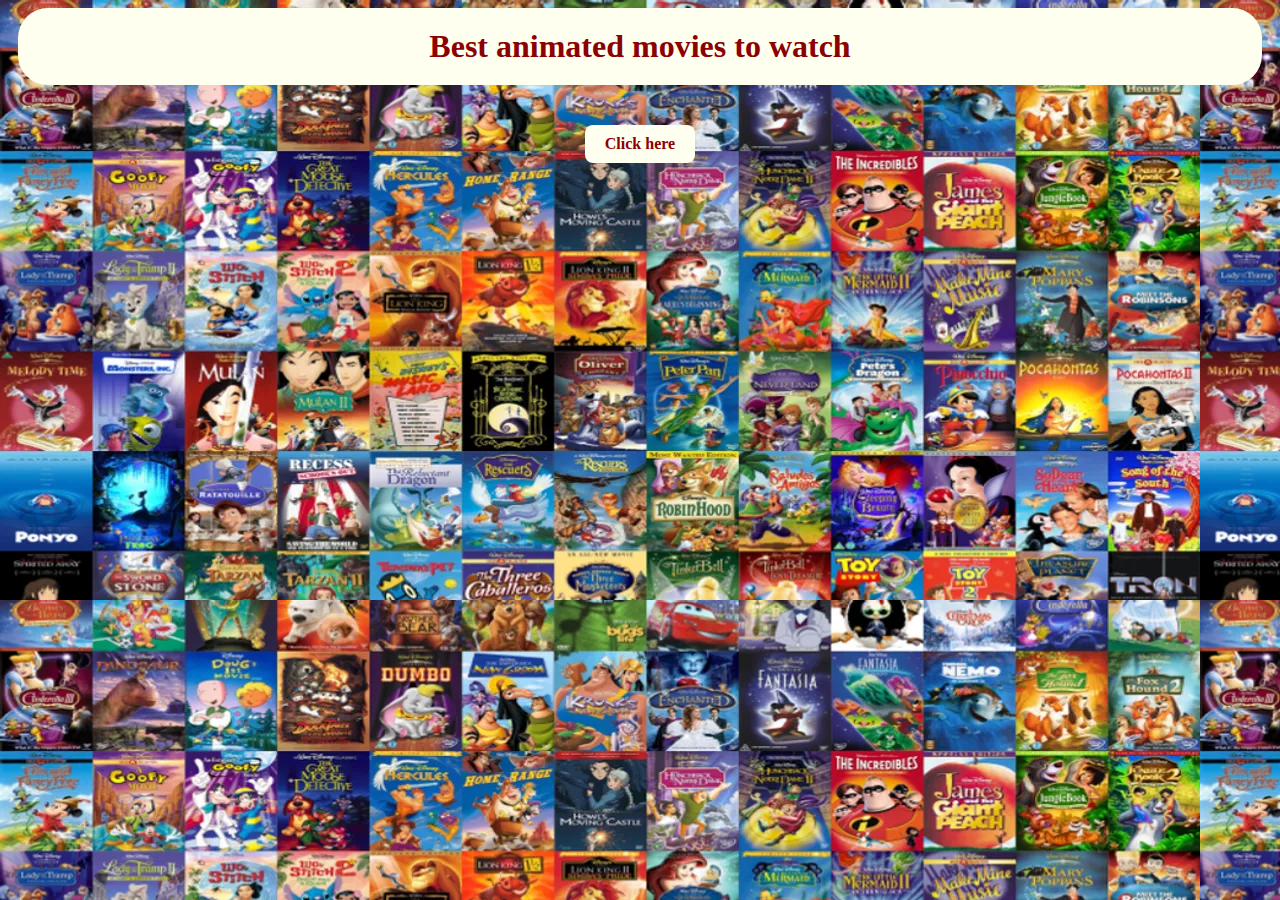
<file: index.html>
﻿<DOCTYPE! html>
<html> 
<head><title> Best Animated Movie | Disney, Pixar & More</title>
 
<link rel="stylesheet" href="style.css">
</head>
<body style=background-image:url("homepagebg.jpg") ;"> 
<header>
<h1 class=" home-title">Best animated movies to watch</h1>
<center><a href ="movie1.html"class="home-button">Click here</a>
<bg ="pink"</bg>
</body
</file>
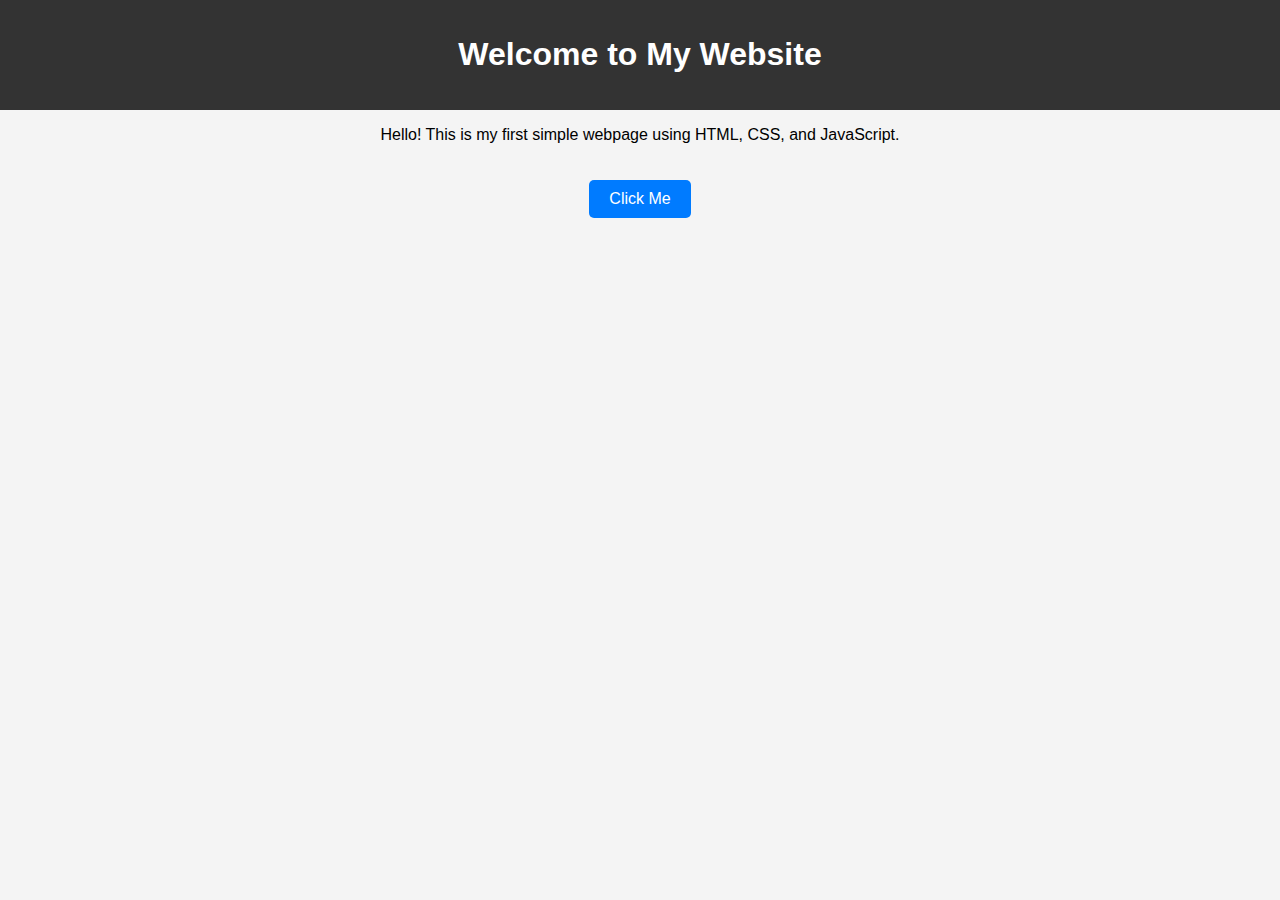
<file: movieslist/index.html>
<!DOCTYPE html>
<html>
<head>
    <meta charset="UTF-8">
    <title>My First Website</title>
    <style>
        body {
            font-family: Arial, sans-serif;
            background-color: #f4f4f4;
            text-align: center;
            margin: 0;
            padding: 0;
        }
        header {
            background: #333;
            color: white;
            padding: 15px 0;
        }
        button {
            background: #007BFF;
            color: white;
            border: none;
            padding: 10px 20px;
            margin-top: 20px;
            font-size: 16px;
            cursor: pointer;
            border-radius: 5px;
        }
        button:hover {
            background: #0056b3;
        }
    </style>
</head>
<body>

    <header>
        <h1>Welcome to My Website</h1>
    </header>

    <p>Hello! This is my first simple webpage using HTML, CSS, and JavaScript.</p>
    
    <button onclick="showMessage()">Click Me</button>

    <script>
        function showMessage() {
            alert("Hello, Rifana! You just clicked the button!");
        }
    </script>

</body>
</html>
</file>
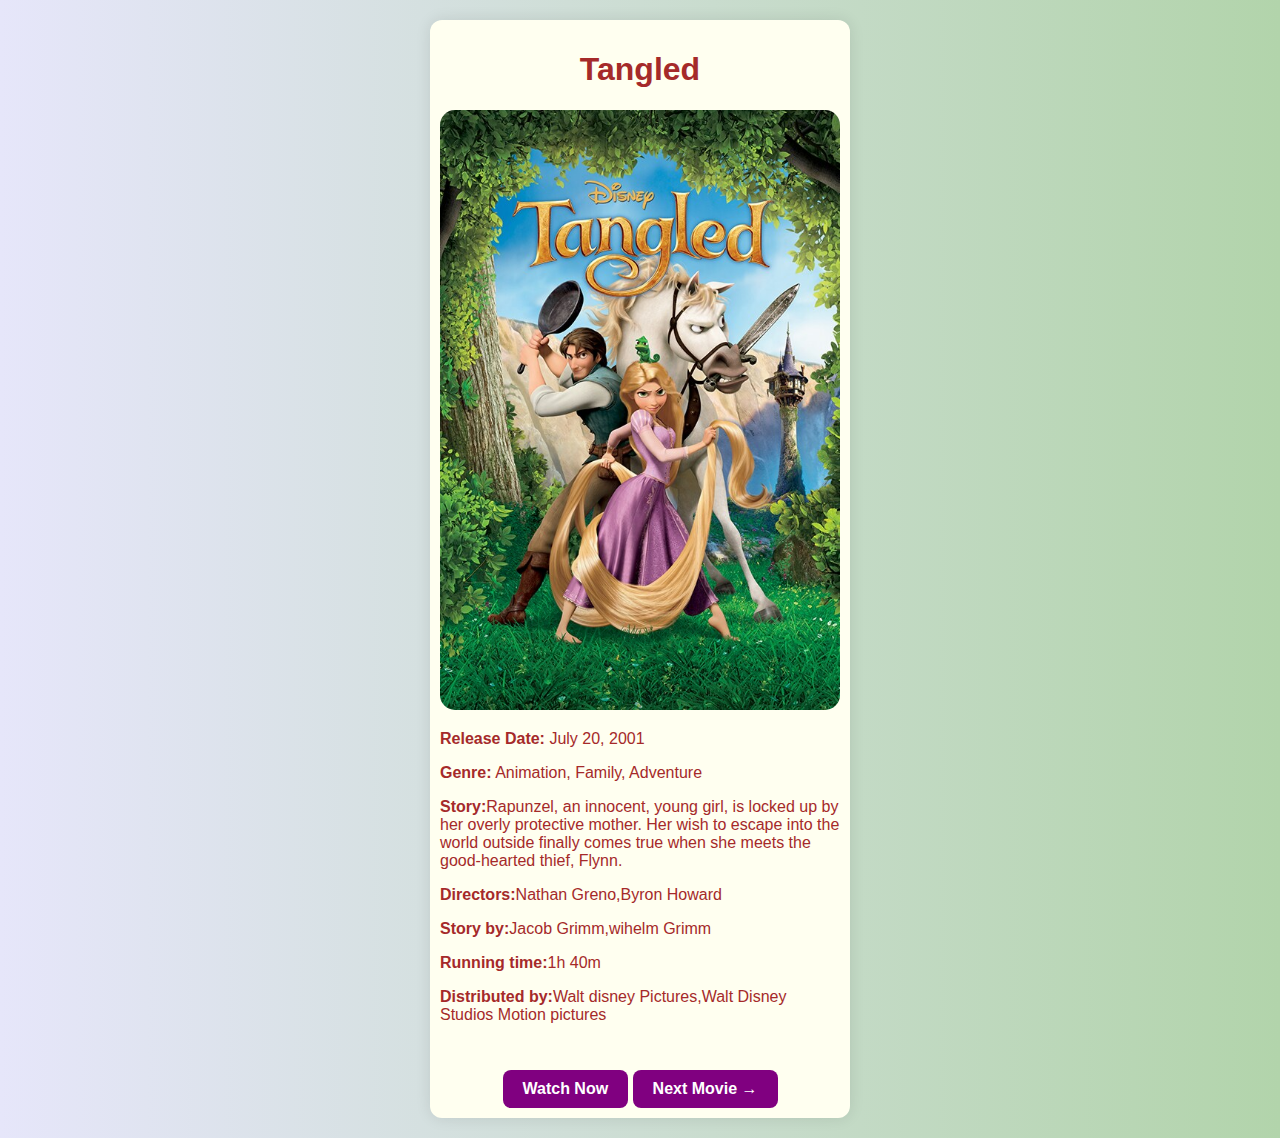
<file: movie1.html>
﻿<!DOCTYPE html>
<html lang="en">
<head>
  <meta charset="UTF-8">
  <title>Tangled  (2010) | Animated Movie Collection</title>
   <meta name="description" content="Tangled (2010) - Disney's animated musical adventure of Rapunzel, a lost princess with magical hair, and her journey to freedom.">
  <meta name="keywords" content="Tangled, Rapunzel, Disney Animated Movie, Musical, Adventure">
  <meta name="author" content="Your Name">
  <link rel="stylesheet" href="style1.css">
</head>
<body style="background: linear-gradient(to right,#E6E6FA,#B2D4AB  );">
   
  <div class="container">
    <h1>Tangled</h1>

    <img src="tangled.jpg" alt="Poster" class="poster"></img>

    <div class="info">
      <p><strong>Release Date:</strong> July 20, 2001</p>
      <p><strong>Genre:</strong> Animation, Family, Adventure</p>
      <p><strong>Story:</strong>Rapunzel, an innocent, young girl, is locked up by her 
overly protective mother. Her wish to escape into the world outside finally comes true when 
she meets the good-hearted thief, Flynn. </p>
      <p><strong>Directors:</strong>Nathan Greno,Byron Howard</p>
      <p><strong>Story by:</strong>Jacob Grimm,wihelm Grimm</p>
      <p><strong>Running time:</strong>1h 40m</p>
      <p><strong>Distributed by:</strong>Walt disney Pictures,Walt Disney Studios Motion pictures</p>
    </div>
    <a href="https://www.hotstar.com/in/movies/tangled/1660010196"class="watch-button">Watch Now</a>

    <a href="movie2.html" class="next-button">Next Movie →</a>
    
<script>
function toggleTheme() {
  document.body.classList.toggle("dark-mode");
}
</script>

<style>
.dark-mode {
  background-color: #222;
  color: white;
}
</style>
  </div>


</body>
</html>
</file>
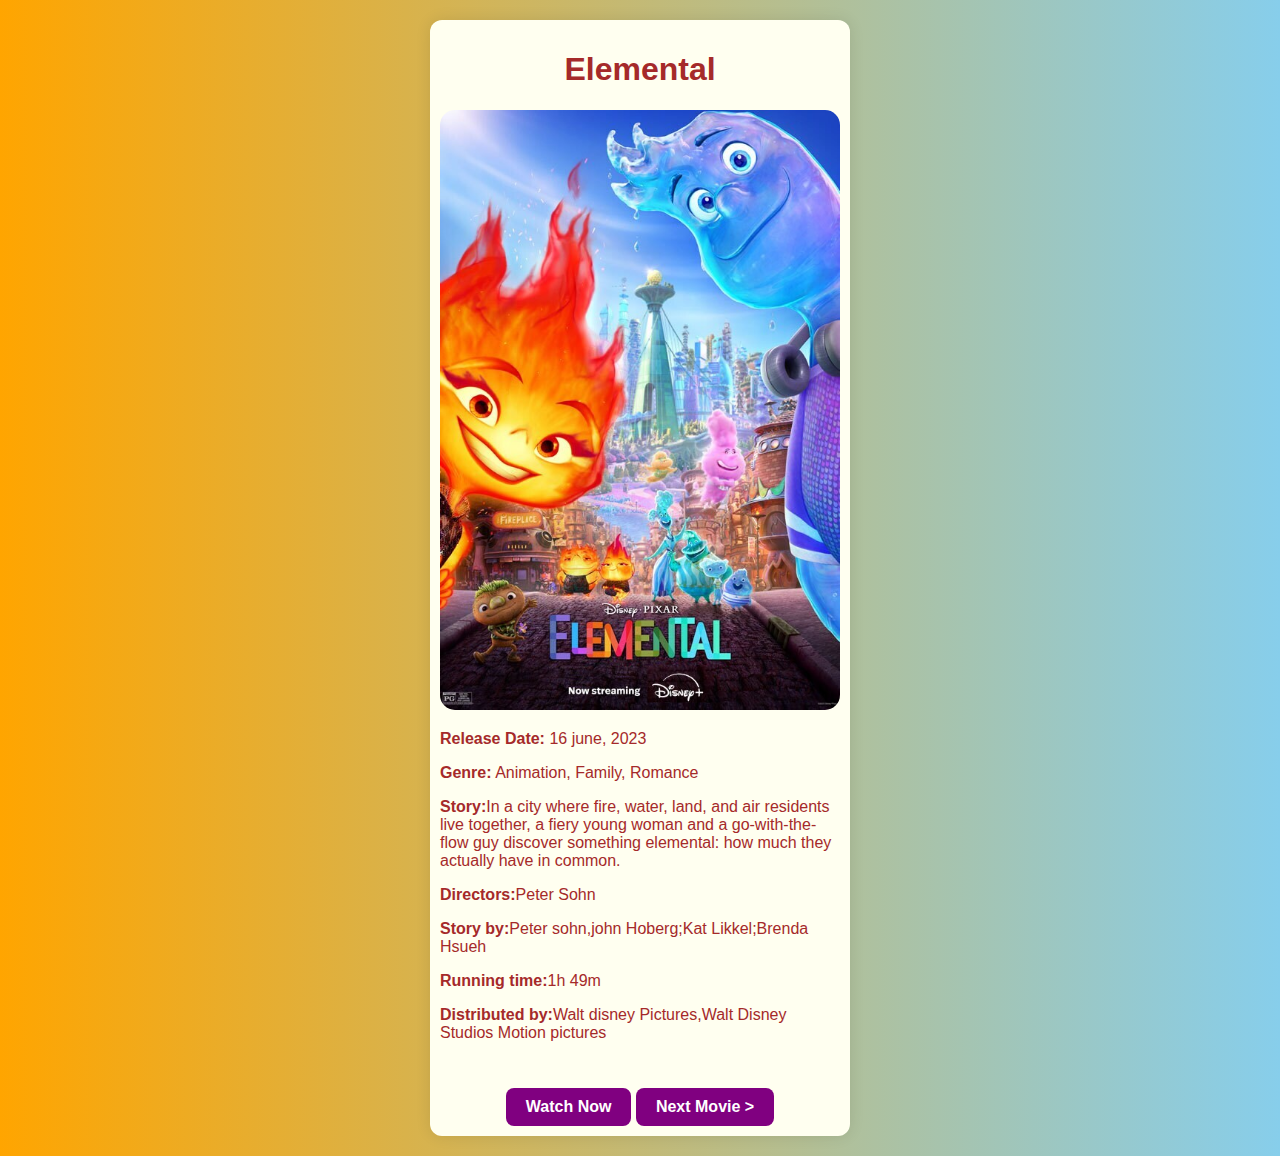
<file: movie2.html>
<!DOCTYPE html>
<html lang="en">
<head>
  <meta charset="UTF-8">
  <title>Elemental</title>  
  <link rel="stylesheet" href="style1.css">
</head>
<body style="background: linear-gradient(to right, #FFA500, #87CEEB);">

  <div class="container">
    <h1>Elemental</h1>

    <img src="elemental.jpg" alt="Poster" class="poster"></img>

    <div class="info">
      <p><strong>Release Date:</strong> 16 june, 2023</p>
      <p><strong>Genre:</strong> Animation, Family, Romance</p>
      <p><strong>Story:</strong>In a city where fire, water, land, and air residents live together, a fiery young woman and a go-with-the-
flow guy discover something elemental: how much they actually have in common.
 </p>
      <p><strong>Directors:</strong>Peter Sohn</p>
      <p><strong>Story by:</strong>Peter sohn,john Hoberg;Kat Likkel;Brenda Hsueh</p>
      <p><strong>Running time:</strong>1h 49m</p>
      <p><strong>Distributed by:</strong>Walt disney Pictures,Walt Disney Studios Motion pictures</p>
    </div>
    <a href="https://www.hotstar.com/in/movies/elemental/1260147564" class="watch-button">Watch Now</a>

    <a href="movie3.html" class="next-button">Next Movie > </a>
     
  </div>

</body>
</html>
</file>
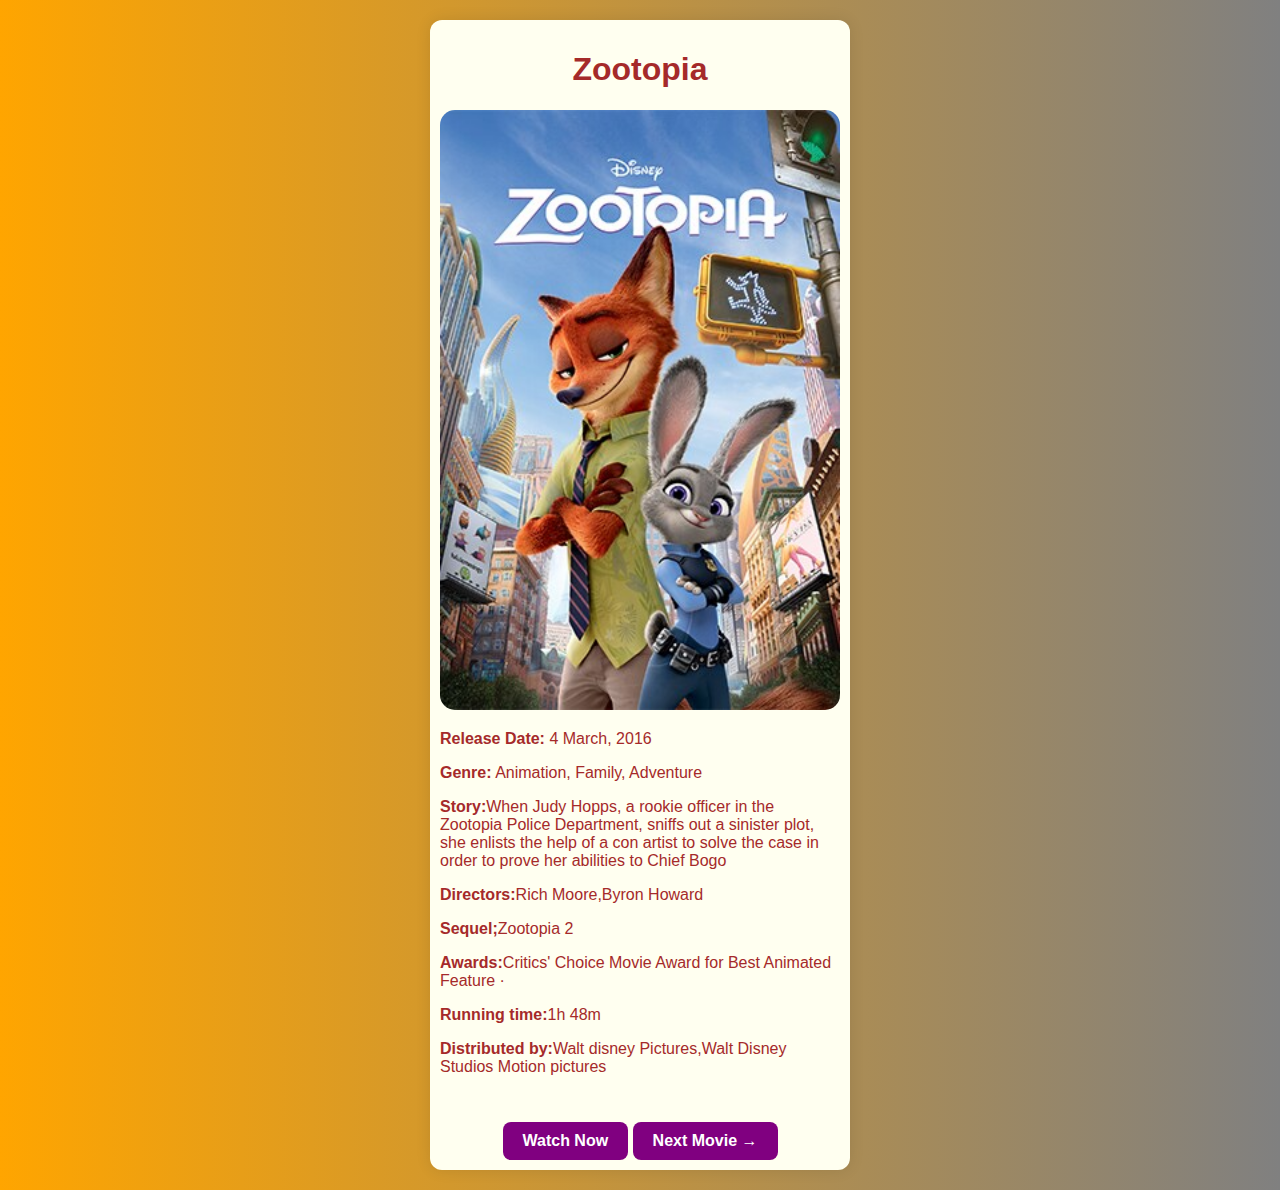
<file: movie3.html>
﻿<!DOCTYPE html>
<html lang="en">
<head>
  <meta charset="UTF-8">
  <title>Zootopia</title>
  <link rel="stylesheet" href="style1.css">
</head>
<body style="background: linear-gradient(to right, #FFA500, #808080);">

  <div class="container">
    <h1>Zootopia</h1>

    <img src="zootopia.jpg" alt="Poster" class="poster"></img>

    <div class="info">
      <p><strong>Release Date:</strong> 4 March, 2016</p>
      <p><strong>Genre:</strong> Animation, Family, Adventure</p>
      <p><strong>Story:</strong>When Judy Hopps, a rookie officer in the Zootopia Police Department, sniffs out a sinister plot, she enlists the help of a con artist
 to solve the case in order to prove her abilities to Chief Bogo</p>
      <p><strong>Directors:</strong>Rich Moore,Byron Howard</p>
      <p><strong>Sequel;</strong>Zootopia 2</p>
      <p><strong>Awards:</strong>Critics' Choice Movie Award for Best Animated Feature ·</p>
      <p><strong>Running time:</strong>1h 48m</p>
      <p><strong>Distributed by:</strong>Walt disney Pictures,Walt Disney Studios Motion pictures</p>
    </div>
    <a href="https://www.hotstar.com/in/movies/zootopia/1260017510" class="watch-button">Watch Now</a>
    <a href="movie4.html" class="next-button">Next Movie →</a>
  </div>

</body>
</html>
</file>
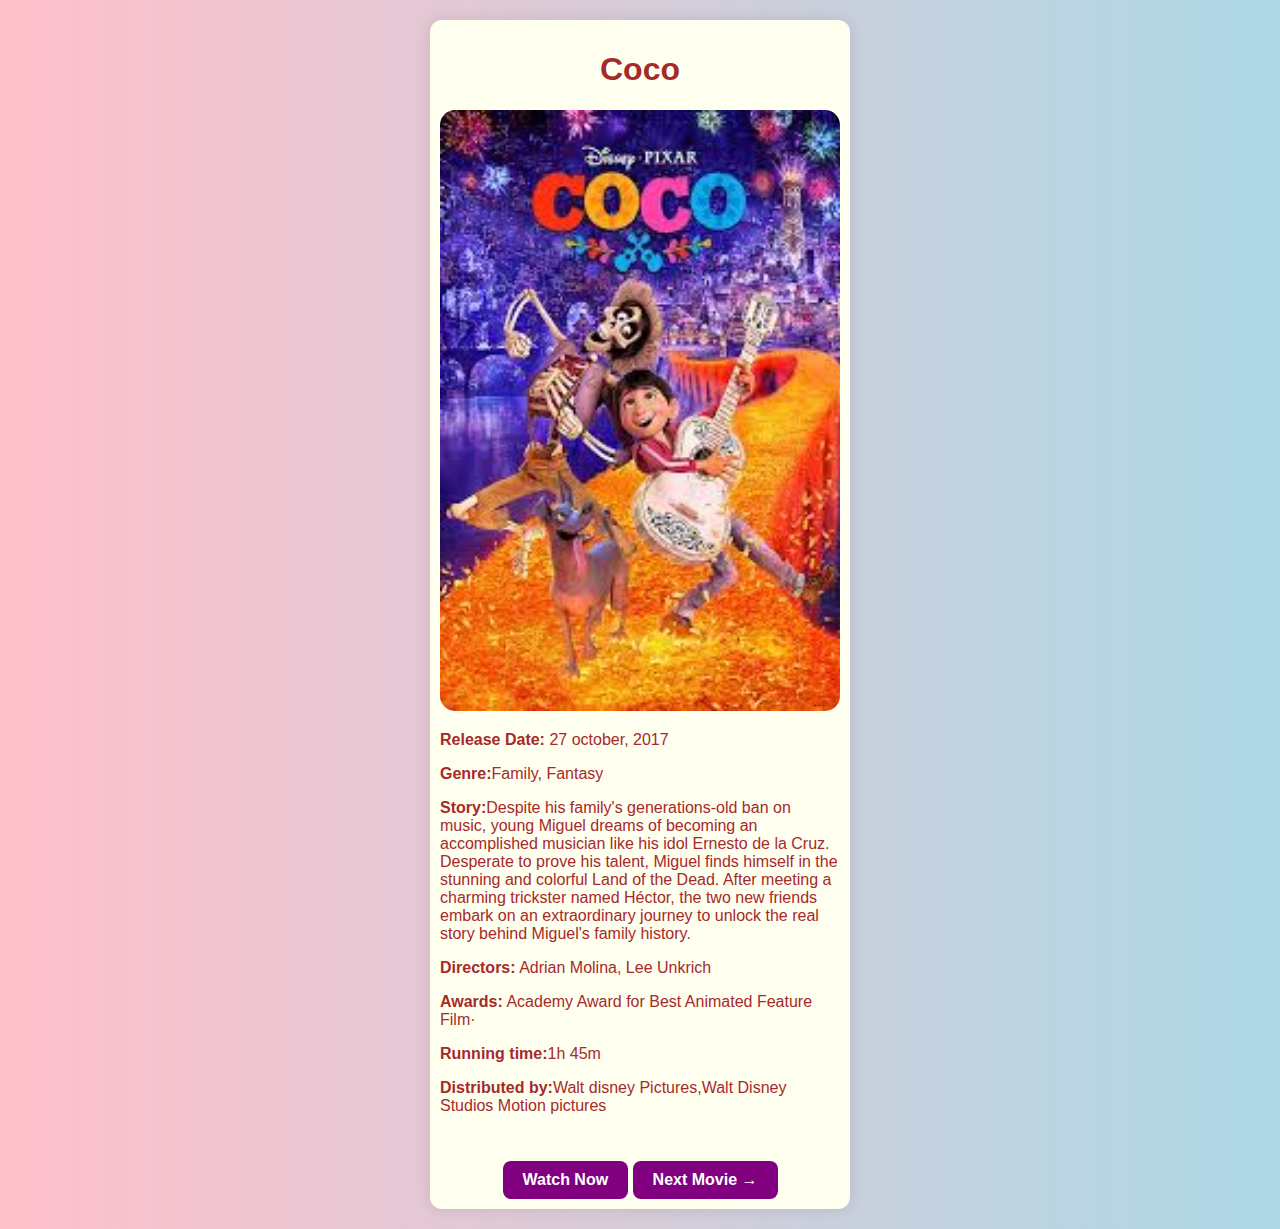
<file: movie4.html>
﻿<!DOCTYPE html>
<html lang="en">
<head>
  <meta charset="UTF-8">
  <title>Coco</title>
  <link rel="stylesheet" href="style1.css">
</head>
<body style="background: linear-gradient(to right,#FFC0CB ,#ADD8E6 );">

  <div class="container">
    <h1>Coco</h1>

    <img src="coco.jpg" alt="Poster" class="poster"></img>

    <div class="info">
      <p><strong>Release Date:</strong> 27 october, 2017</p>
      <p><strong>Genre:</strong>Family, Fantasy</p>
      <p><strong>Story:</strong>Despite his family's generations-old ban on music, young Miguel dreams of becoming an accomplished musician like his idol Ernesto de la Cruz. Desperate to prove his talent, Miguel finds himself in the stunning and colorful Land of the Dead. After meeting a charming trickster named Héctor, the two new friends embark on an extraordinary 
journey to unlock the real story behind Miguel's family history.</p>
      <p><strong>Directors:</strong> Adrian Molina, Lee Unkrich</p>
      <p><strong>Awards:</strong> Academy Award for Best Animated Feature Film·</p>
      <p><strong>Running time:</strong>1h 45m</p>
      <p><strong>Distributed by:</strong>Walt disney Pictures,Walt Disney Studios Motion pictures</p>
    </div>
    <a href="https://www.hotstar.com/in/movies/coco-singalong/1260103804"class="watch-button">Watch Now</a>

    <a href="movie1.html" class="next-button">Next Movie →</a>
  </div>

</body>
</html>
</file>
<file: style.css>
﻿ 
.home-button{
 display: inline-block;
  margin-top: 30px;
  padding: 10px 20px;
  background-color:#FFFFF0;
  color:#8B0000;
  text-decoration: none;
  border-radius: 8px;
  font-weight: bold;
  transition: background-color 0.3s green;
  cursor:pointer; 
}
.home-title{
display:grid;
grid-template-row:1fr;
background-color:#FFFFF0;
color:#8B0000;
padding: 20px;
margin:10px;
border-radius:30px;
margin-top:8px;
text-align:center;

}
</file>
<file: style1.css>
﻿body {
  font-family: Arial, sans-serif;
  background:brown(to right, #fdfbfb, #ebedee);
  margin: 0;
  padding: 20px;
  text-align: center;
  background-color:darkbrown;
 
}

.container {
  max-width: 400px;
  margin: auto;
  padding: 10px;
  background:#FFFFF0;
  border-radius: 12px;
  box-shadow: 0 0 15px rgba(0,0,0,0.1);
  color:brown;
 
}

.poster {
  width: 100%;
  max-height: 1200px;
  object-fit: cover;
  border-radius: 15px;
  background-color:darkbrown;
}

.info {
  text-align: left;
  margin-top: 10px;
}

.next-button {
  display:inline-block;
  margin-top: 30px;
  padding: 10px 20px;
  background-color:purple;
  color:white;
  text-decoration: none;
  border-radius: 8px;
  font-weight: bold;
  transition: background-color 0.3s green;
  cursor:pointer;
}

.next-button:hover {
  background-color:darkbrown;
 cursor:pointer;

}

.watch-button {
  display:inline-block;
  margin-top: 30px;
  padding: 10px 20px;
  background-color:purple;
  color:white;
  text-decoration: none;
  border-radius: 8px;
  font-weight: bold;
  transition: background-color 0.3s green;
  cursor:pointer;
}
</file>
